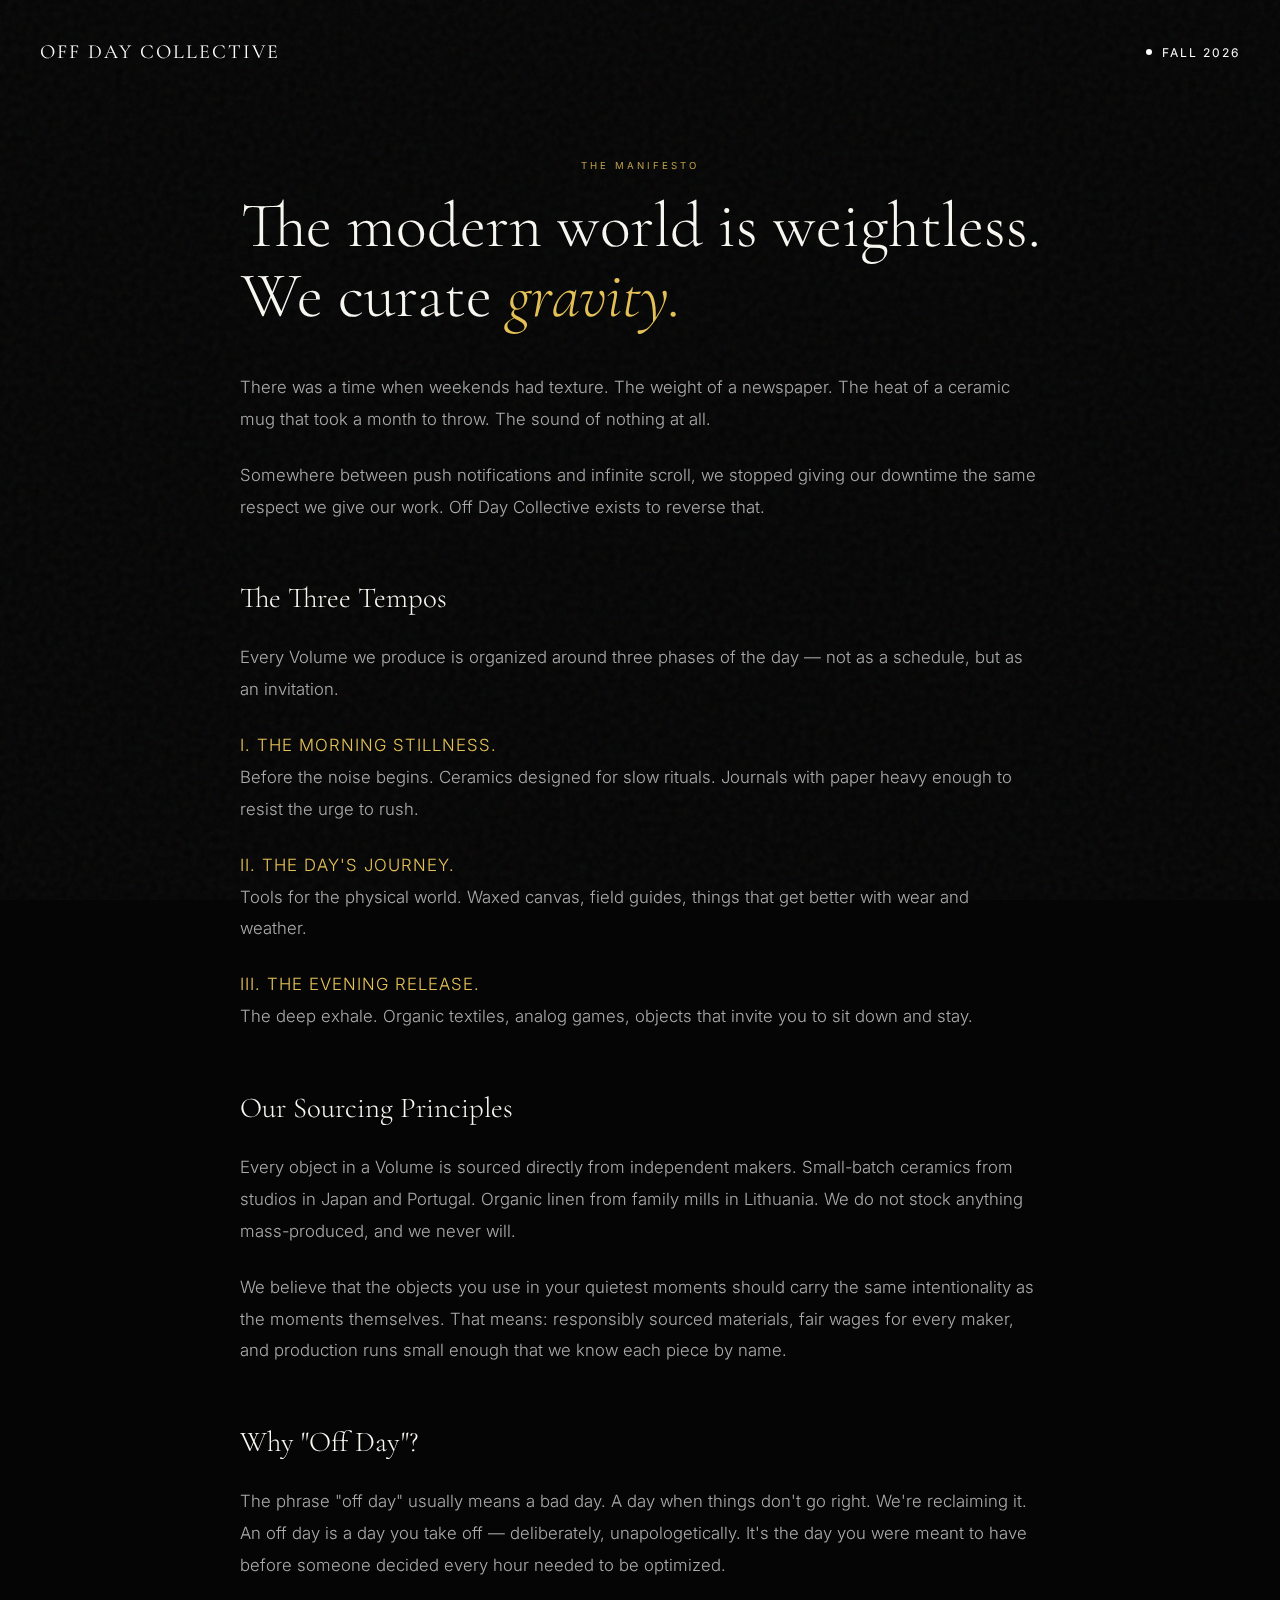
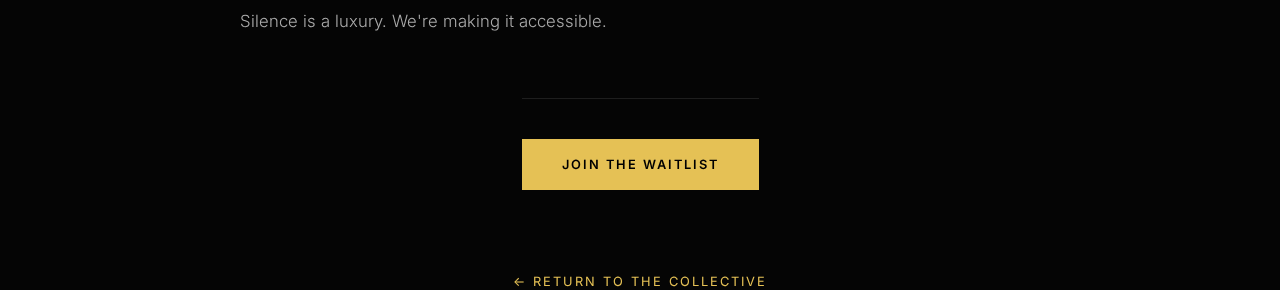
<file: philosophy.html>
<!DOCTYPE html>
<html lang="en">
<head>
    <link rel="icon" type="image/png" href="favicon.png">
    <meta charset="UTF-8">
    <meta name="viewport" content="width=device-width, initial-scale=1.0">
    <title>Our Philosophy | Off Day Collective</title>
    <meta name="description" content="Why we believe intentional downtime is the ultimate luxury. The story behind Off Day Collective and our approach to analog living.">
    <meta name="robots" content="index, follow">
    <link rel="canonical" href="https://www.offdaycollective.com/philosophy.html">

    <meta property="og:type" content="article">
    <meta property="og:title" content="Our Philosophy | Off Day Collective">
    <meta property="og:description" content="Why we believe intentional downtime is the ultimate luxury.">
    <meta property="og:image" content="https://www.offdaycollective.com/images/social-share.png">
    <meta property="og:url" content="https://www.offdaycollective.com/philosophy.html">

    <meta name="twitter:card" content="summary_large_image">
    <meta name="twitter:title" content="Our Philosophy | Off Day Collective">
    <meta name="twitter:description" content="Why we believe intentional downtime is the ultimate luxury.">
    <meta name="twitter:image" content="https://www.offdaycollective.com/images/social-share.png">

    <link rel="stylesheet" href="css/style.css">
    <link href="https://fonts.googleapis.com/css2?family=Cormorant+Garamond:ital,wght@0,300;0,400;0,600;1,400&family=Inter:wght@300;400;600&display=swap" rel="stylesheet">
</head>
<body class="dark-bg loaded">

    <div class="noise-overlay"></div>
    <nav class="nav-overlay">
        <a href="/" class="logo" style="pointer-events:auto; text-decoration:none; color:inherit;">Off Day Collective</a>
        <div class="nav-right">
            <div class="status-indicator">
                <span class="pulse"></span> FALL 2026
            </div>
        </div>
    </nav>

    <main id="main-content">
        <section class="subpage-hero" style="max-width: 800px; margin: 0 auto;">
            <span class="gold-text sm-caps">The Manifesto</span>
            <h1 style="font-size: clamp(2.5rem, 5vw, 4.5rem); color: var(--cream); margin: 20px 0 40px; line-height: 1.1;">
                The modern world is weightless.<br>We curate <span class="italic gold-text">gravity.</span>
            </h1>

            <div style="font-family: 'Inter', sans-serif; color: #aaa; line-height: 1.9; font-weight: 300; font-size: 1.05rem;">
                <p>There was a time when weekends had texture. The weight of a newspaper. The heat of a ceramic mug that took a month to throw. The sound of nothing at all.</p>

                <p style="margin-top:1.5rem;">Somewhere between push notifications and infinite scroll, we stopped giving our downtime the same respect we give our work. Off Day Collective exists to reverse that.</p>

                <h2 style="font-size:1.8rem; color:var(--cream); margin:3rem 0 1rem; font-weight:300;">The Three Tempos</h2>

                <p>Every Volume we produce is organized around three phases of the day — not as a schedule, but as an invitation.</p>

                <p style="margin-top:1.5rem;"><span class="gold-text" style="letter-spacing:1px;">I. THE MORNING STILLNESS.</span><br>Before the noise begins. Ceramics designed for slow rituals. Journals with paper heavy enough to resist the urge to rush.</p>

                <p style="margin-top:1.5rem;"><span class="gold-text" style="letter-spacing:1px;">II. THE DAY'S JOURNEY.</span><br>Tools for the physical world. Waxed canvas, field guides, things that get better with wear and weather.</p>

                <p style="margin-top:1.5rem;"><span class="gold-text" style="letter-spacing:1px;">III. THE EVENING RELEASE.</span><br>The deep exhale. Organic textiles, analog games, objects that invite you to sit down and stay.</p>

                <h2 style="font-size:1.8rem; color:var(--cream); margin:3rem 0 1rem; font-weight:300;">Our Sourcing Principles</h2>

                <p>Every object in a Volume is sourced directly from independent makers. Small-batch ceramics from studios in Japan and Portugal. Organic linen from family mills in Lithuania. We do not stock anything mass-produced, and we never will.</p>

                <p style="margin-top:1.5rem;">We believe that the objects you use in your quietest moments should carry the same intentionality as the moments themselves. That means: responsibly sourced materials, fair wages for every maker, and production runs small enough that we know each piece by name.</p>

                <h2 style="font-size:1.8rem; color:var(--cream); margin:3rem 0 1rem; font-weight:300;">Why "Off Day"?</h2>

                <p>The phrase "off day" usually means a bad day. A day when things don't go right. We're reclaiming it. An off day is a day you take off — deliberately, unapologetically. It's the day you were meant to have before someone decided every hour needed to be optimized.</p>

                <p style="margin-top:1.5rem;">Silence is a luxury. We're making it accessible.</p>
            </div>

            <div style="margin-top: 60px; padding-top: 40px; border-top: 1px solid rgba(255,255,255,0.1);">
                <a href="/#access" class="gold-btn hover-trigger" style="display:inline-block; padding:18px 40px; text-decoration:none; font-family:'Inter',sans-serif; font-size:0.8rem; letter-spacing:2px; text-transform:uppercase;">
                    Join the Waitlist
                </a>
            </div>

            <div style="margin-top: 40px;">
                <a href="index.html" class="text-link">← Return to the Collective</a>
            </div>
        </section>
    </main>

    <script src="js/app.js"></script>
</body>
</html>
</file>
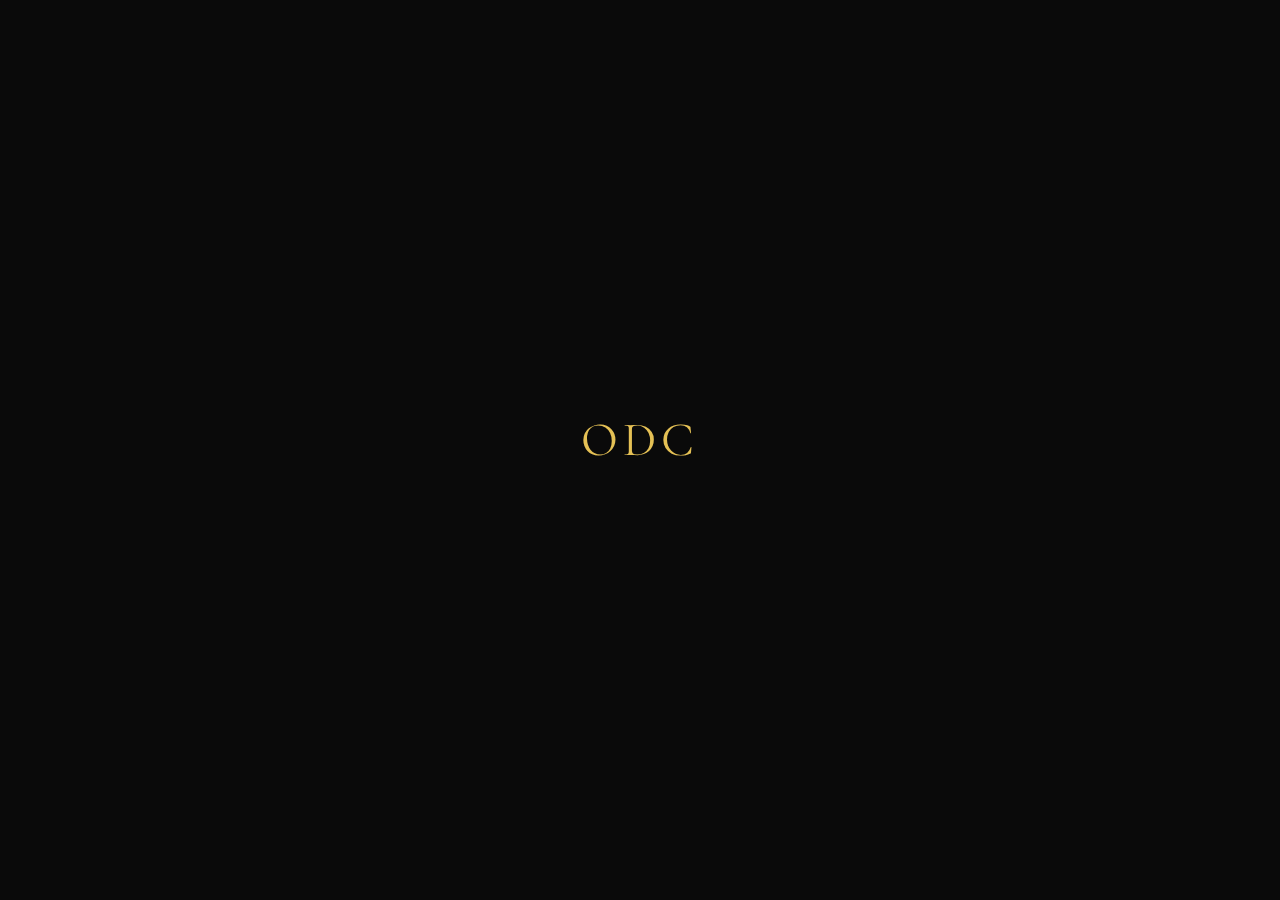
<file: privacy.html>
<!DOCTYPE html>
<html lang="en">
<head>
    <link rel="icon" type="image/png" href="favicon.png">
    <meta charset="UTF-8">
    <meta name="viewport" content="width=device-width, initial-scale=1.0">
    <title>Privacy | Off Day Collective</title>
    <link rel="stylesheet" href="css/style.css">
    <link href="https://fonts.googleapis.com/css2?family=Cormorant+Garamond:ital,wght@0,300;0,400;1,400&family=Inter:wght@300;400;600&display=swap" rel="stylesheet">
</head>
<body class="dark-bg">

    <div id="loader"><div class="loader-content"><div class="logo-loader">ODC</div></div></div>
    <div id="page-transition"></div>
    <div class="noise-overlay"></div>
    <nav class="nav-overlay">
        <div class="logo">Off Day Collective</div>
        <div class="nav-right">
            <button id="atmosphere-toggle" aria-label="Toggle Atmosphere"><span class="toggle-track"><span class="toggle-thumb"></span></span></button>
        </div>
    </nav>

    <main id="main-content">
        <section class="subpage-hero" style="max-width: 900px; margin: 0 auto;">
            <span class="gold-text sm-caps">Digital Stewardship</span>
            <h1 style="font-size: clamp(3rem, 6vw, 5rem); color: var(--cream); margin: 20px 0 40px;">Privacy <span class="italic">&amp;</span> Respect.</h1>
            
            <div style="font-family: 'Inter', sans-serif; color: #aaa; line-height: 1.8; font-weight: 300;">
                <h4 class="gold-text sm-caps" style="margin-top: 50px;">I. Data Collection</h4>
                <p>We only collect what you voluntarily provide: your email address. We do not use third-party tracking pixels that follow you across the web. We use Google Analytics in its most restrictive mode solely to understand how many people are experiencing the Collective.</p>

                <h4 class="gold-text sm-caps" style="margin-top: 40px;">II. Usage</h4>
                <p>Your "signature" is used only to notify you of Volume openings and digital artifacts. We will never sell your data. In the world of Off Day, your attention is the most valuable asset you own; we treat it with extreme care.</p>

                <h4 class="gold-text sm-caps" style="margin-top: 40px;">III. Your Rights</h4>
                <p>You may opt-out of the Collective at any time. One click in any email will remove your data from our system permanently.</p>
            </div>
            
            <div style="margin-top: 80px;">
                <a href="index.html" class="text-link">Return to the Collective</a>
            </div>
        </section>
    </main>

    <audio id="ambient-audio" loop preload="auto" crossorigin="anonymous">
        <source src="audio/atmosphere.mp3" type="audio/mpeg">
    </audio>

    <script src="js/app.js"></script>
</body>
</html>
</file>
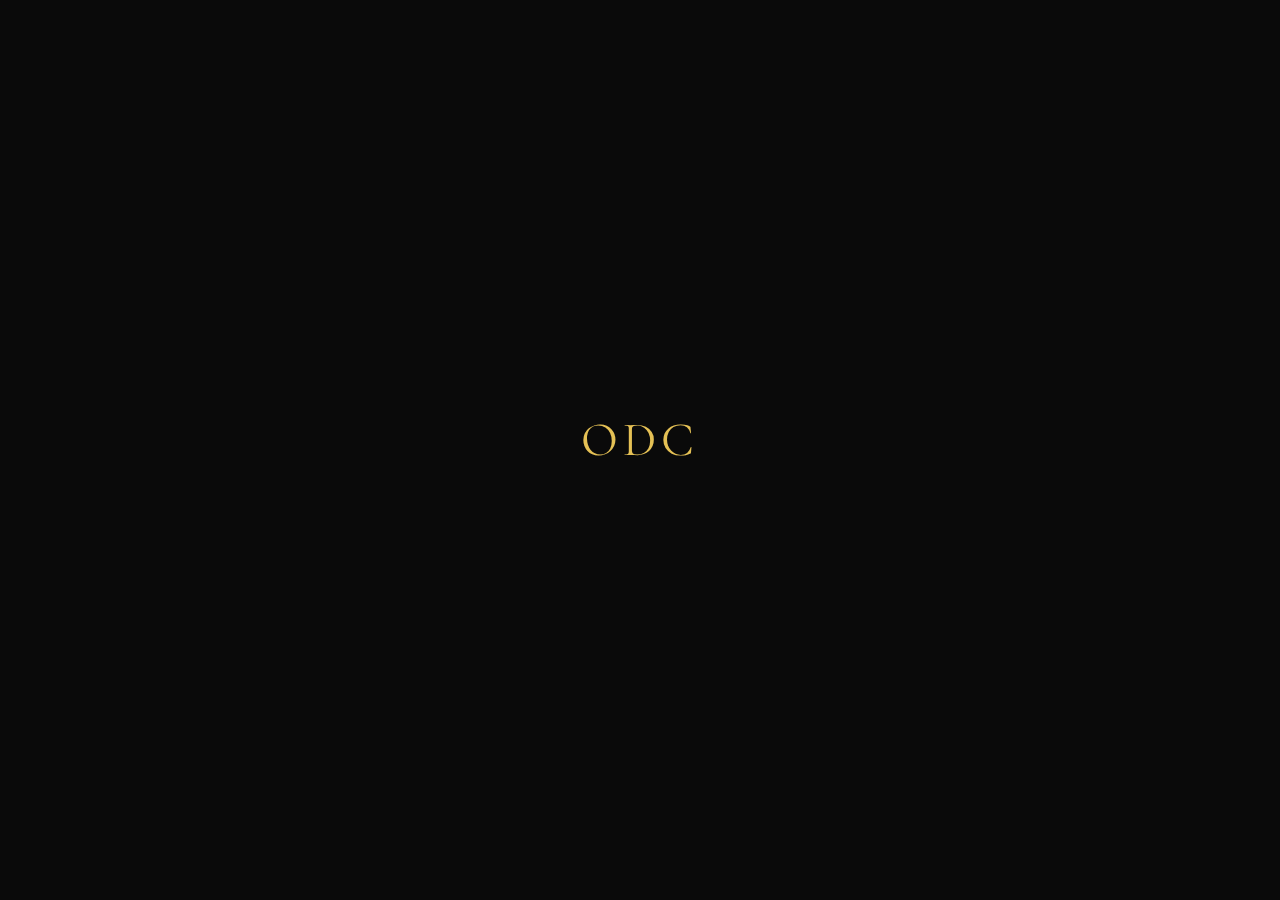
<file: terms.html>
<!DOCTYPE html>
<html lang="en">
<head>
    <link rel="icon" type="image/png" href="favicon.png">
    <meta charset="UTF-8">
    <meta name="viewport" content="width=device-width, initial-scale=1.0">
    <title>Terms | Off Day Collective</title>
    <link rel="stylesheet" href="css/style.css">
    <link href="https://fonts.googleapis.com/css2?family=Cormorant+Garamond:ital,wght@0,300;0,400;1,400&family=Inter:wght@300;400;600&display=swap" rel="stylesheet">
</head>
<body class="dark-bg">

    <div id="loader"><div class="loader-content"><div class="logo-loader">ODC</div></div></div>
    <div id="page-transition"></div>
    <div class="noise-overlay"></div>
    <nav class="nav-overlay">
        <div class="logo">Off Day Collective</div>
        <div class="nav-right">
            <button id="atmosphere-toggle" aria-label="Toggle Atmosphere"><span class="toggle-track"><span class="toggle-thumb"></span></span></button>
        </div>
    </nav>

    <main id="main-content">
        <section class="subpage-hero" style="max-width: 900px; margin: 0 auto;">
            <span class="gold-text sm-caps">The Agreement</span>
            <h1 style="font-size: clamp(3rem, 6vw, 5rem); color: var(--cream); margin: 20px 0 40px;">Terms of <span class="italic">Engagement.</span></h1>
            
            <div style="font-family: 'Inter', sans-serif; color: #aaa; line-height: 1.8; font-weight: 300;">
                <h4 class="gold-text sm-caps" style="margin-top: 50px;">I. Ownership</h4>
                <p>All digital artifacts, photography, and audio frequencies are the intellectual property of Off Day Collective. We grant you a personal license to use our "Artifacts" (like lock screens) for your private devices, but they are not for commercial redistribution.</p>

                <h4 class="gold-text sm-caps" style="margin-top: 40px;">II. The Waitlist</h4>
                <p>Application to the Collective does not guarantee immediate access to Volume releases. We admit members in cohorts to maintain the integrity of our supply chain and the quality of the experience.</p>

                <h4 class="gold-text sm-caps" style="margin-top: 40px;">III. Conduct</h4>
                <p>We reserve the right to remove any member from the Collective who violates our community standards of respect and intentionality.</p>
            </div>
            
            <div style="margin-top: 80px;">
                <a href="index.html" class="text-link">Return to the Collective</a>
            </div>
        </section>
    </main>

    <audio id="ambient-audio" loop preload="auto">
        <source src="audio/atmosphere.mp3" type="audio/mpeg">
    </audio>
    
    <script src="js/app.js"></script>
</body>
</html>
</file>
<file: css/style.css>
/* -----------------------------------------------------------
   OFF DAY COLLECTIVE | MASTER STYLESHEET (V2.0 GOLD)
----------------------------------------------------------- */

:root {
    --sage: #7D8E7E;
    --cream: #F9F7F2;
    --walnut: #3D2B1F;
    --charcoal: #1A1A1A;
    --gold: #E5C155;
    --gold-dim: #8a701f;
    --transition: all 0.8s cubic-bezier(0.16, 1, 0.3, 1);
}

/* --- RESET & GLOBAL --- */
* {
    margin: 0;
    padding: 0;
    box-sizing: border-box;
    cursor: none; /* We use a custom cursor */
}

::selection {
    background: var(--gold);
    color: #000;
}

html {
    scroll-behavior: smooth;
    font-size: 16px;
}

/* Thin luxury scrollbar */
::-webkit-scrollbar {
    width: 4px;
    background: transparent;
}
::-webkit-scrollbar-thumb {
    background: rgba(212, 175, 55, 0.3);
    border-radius: 2px;
}
::-webkit-scrollbar-thumb:hover {
    background: rgba(212, 175, 55, 0.6);
}

/* Firefox */
html {
    scrollbar-width: thin;
    scrollbar-color: rgba(212, 175, 55, 0.3) transparent;
}

body {
    background-color: var(--cream);
    color: var(--charcoal);
    font-family: 'Inter', sans-serif;
    overflow-x: hidden;
    height: 100vh;
    overflow-y: hidden; /* Locked until loader finishes */
}

body.loaded {
    overflow-y: scroll;
    scroll-snap-type: y proximity;
}

/* ============================================
   SEO UTILITY: VISUALLY HIDDEN
   Hides text from sighted users while keeping
   it fully accessible to screen readers AND
   search engine crawlers.
   WCAG technique: CSS18 — using CSS to hide
   a portion of the link text.
   Do NOT use display:none or visibility:hidden
   as those hide content from Google too.
============================================ */
.seo-text {
    position: absolute;
    width: 1px;
    height: 1px;
    padding: 0;
    margin: -1px;
    overflow: hidden;
    clip: rect(0, 0, 0, 0);
    white-space: nowrap;
    border: 0;
}

/* -------------------
   CUSTOM CURSOR
---------------------- */
#cursor {
    position: fixed;
    top: 0; left: 0;
    width: 12px; height: 12px;
    border: 1px solid var(--charcoal);
    border-radius: 50%;
    transform: translate(-50%, -50%);
    pointer-events: none;
    z-index: 10000;
    transition: width 0.3s, height 0.3s, background-color 0.3s;
    mix-blend-mode: difference;
}

#cursor-blur {
    position: fixed;
    top: 0; left: 0;
    width: 40px; height: 40px;
    background: rgba(212, 175, 55, 0.2);
    filter: blur(20px);
    border-radius: 50%;
    transform: translate(-50%, -50%);
    pointer-events: none;
    z-index: 9999;
    transition: transform 0.1s;
}

body.hovering #cursor {
    width: 60px; height: 60px;
    background-color: rgba(255, 255, 255, 0.1);
    border-color: transparent;
}

/* -------------------
   LOADER & OVERLAYS 
---------------------- */
#loader {
    position: fixed; top: 0; left: 0; width: 100%; height: 100%;
    background-color: #0a0a0a; color: var(--gold);
    z-index: 9999;
    display: flex; justify-content: center; align-items: center;
    transition: transform 1.2s cubic-bezier(0.76, 0, 0.24, 1);
}

body.loaded #loader {
    transform: translateY(-100%);
}

.logo-loader {
    font-family: 'Cormorant Garamond', serif;
    font-size: 3rem;
    margin-bottom: 20px;
    letter-spacing: 5px;
}

.loader-line-mask {
    width: 150px; height: 1px;
    background: rgba(255,255,255,0.1);
    overflow: hidden; position: relative;
}

.loader-line {
    width: 100%; height: 100%;
    background: var(--gold);
    transform: translateX(-100%);
    animation: loadLine 1.5s ease-in-out forwards;
}

@keyframes loadLine { to { transform: translateX(0); } }

.noise-overlay {
    position: fixed; top: 0; left: 0; width: 100%; height: 100%;
    pointer-events: none; z-index: 9000; opacity: 0.05;
    background-image: url("data:image/svg+xml,%3Csvg viewBox='0 0 200 200' xmlns='http://www.w3.org/2000/svg'%3E%3Cfilter id='noiseFilter'%3E%3CfeTurbulence type='fractalNoise' baseFrequency='0.65' numOctaves='3' stitchTiles='stitch'/%3E%3C/filter%3E%3Crect width='100%25' height='100%25' filter='url(%23noiseFilter)'/%3E%3C/svg%3E");
}

/* -------------------
   TYPOGRAPHY & NAV 
---------------------- */
h1, h2, h3 { font-family: 'Cormorant Garamond', serif; font-weight: 300; }
.italic { font-style: italic; }

.nav-overlay {
    position: fixed; top: 0; left: 0; width: 100%; padding: 40px;
    display: flex; justify-content: space-between; z-index: 100;
    pointer-events: none; color: white; mix-blend-mode: difference;
}

.logo {
    font-family: 'Cormorant Garamond', serif;
    font-size: 1.25rem; letter-spacing: 2px; text-transform: uppercase;
}

.status-indicator {
    font-size: 0.75rem; letter-spacing: 2px;
    display: flex; align-items: center; gap: 10px;
}

.pulse {
    width: 6px; height: 6px;
    background-color: white; border-radius: 50%;
    animation: pulse 2s infinite;
}

@keyframes pulse { 0% { opacity: 1; } 50% { opacity: 0.5; } 100% { opacity: 1; } }

/* -------------------
   SECTIONS & LAYOUT
---------------------- */
section {
    height: 100vh; width: 100%;
    display: flex; flex-direction: column;
    justify-content: center; align-items: center;
    position: relative;
    scroll-snap-align: start;
    overflow: hidden;
}

/* --- LAYER 1: HERO --- */
#intro { color: var(--cream); }

.hero-image-container {
    position: absolute; top: 0; left: 0; width: 100%; height: 100%;
    z-index: 0; overflow: hidden;
}

.hero-img {
    width: 100%; height: 120%;
    object-fit: cover;
}

.hero-overlay {
    position: absolute; top: 0; left: 0; width: 100%; height: 100%;
    background: rgba(0,0,0,0.4);
    z-index: 1;
}

.content-layer { z-index: 2; text-align: center; }

.headline-reveal {
    font-size: clamp(3rem, 7vw, 6rem);
    line-height: 1;
    min-height: 1.2em; /* Prevents layout shift during decoding */
    opacity: 0; /* Starts hidden, JS handles the fade in */
}
body.loaded .headline-reveal { opacity: 1; transform: translateY(0); }

.hero-subhead {
    font-size: 1.1rem; line-height: 1.6;
    opacity: 0; transform: translateY(20px);
    transition: opacity 1s ease 0.5s, transform 1s ease 0.5s;
}
body.loaded .hero-subhead { opacity: 1; transform: translateY(0); }

.section-label {
    font-size: 0.75rem; letter-spacing: 3px;
    text-transform: uppercase; color: var(--gold);
    margin-bottom: 20px;
}

/* -------------------
   LAYER 1.5: TRUST TICKER (WIDE SCREEN FIX)
---------------------- */
.trust-ticker {
    width: 100%;
    background: var(--charcoal);
    border-bottom: 1px solid rgba(255,255,255,0.1);
    overflow: hidden; /* Hides the infinite overflow */
    padding: 15px 0;
    display: flex; /* Aligns the track perfectly */
}

.ticker-track {
    display: flex;
    align-items: center;
    /* CRITICAL FIX: Forces track to be as wide as the text, ignoring screen width */
    width: max-content; 
    /* The Animation */
    animation: scrollTicker 60s linear infinite;
    will-change: transform; /* Performance booster */
}

/* Individual Items */
.ticker-item {
    font-family: 'Inter', sans-serif;
    font-size: 0.75rem;
    letter-spacing: 3px;
    text-transform: uppercase;
    color: var(--cream);
    white-space: nowrap; /* Prevents text wrapping */
    flex-shrink: 0; /* CRITICAL FIX: Prevents squashing on small screens */
    padding-right: 40px; /* Spacing between phrases */
    display: flex;
    align-items: center;
    gap: 40px; /* Spacing between text and dot */
}

.ticker-item .dot {
    color: var(--gold);
    font-size: 1.2rem; /* Slightly larger for visibility */
    line-height: 0;
}

/* The Loop Logic: Move -50% because we doubled the content sets */
@keyframes scrollTicker {
    0% { transform: translateX(0); }
    100% { transform: translateX(-50%); }
}

/* Mobile Ticker Adjustments */
@media (max-width: 768px) {
    .trust-ticker { padding: 12px 0; }
    .ticker-item { font-size: 0.6rem; padding-right: 30px; gap: 30px; }
}

/* --- LAYER 2: MANIFESTO --- */
.manifesto-section {
    background-color: #F2EFE9;
    display: flex; flex-direction: row;
    align-items: center; justify-content: center;
    gap: 80px; padding: 0 10%;
}

.manifesto-visual {
    width: 35%; height: 60vh;
    position: relative; z-index: 2;
}

.img-mask {
    width: 100%; height: 100%; overflow: hidden;
    box-shadow: 20px 20px 60px rgba(0,0,0,0.05);
}

.manifesto-visual img {
    width: 100%; height: 120%;
    object-fit: cover; filter: sepia(10%) contrast(90%);
}

.manifesto-content { width: 45%; position: relative; z-index: 3; }
.manifesto-content h2 { font-size: clamp(2rem, 3.5vw, 3.5rem); line-height: 1.1; margin-bottom: 30px; }
.divider-line { width: 60px; height: 1px; background-color: var(--gold); margin-bottom: 30px; }

.bg-text {
    position: absolute; font-family: 'Cormorant Garamond', serif;
    font-size: 18vw; color: rgba(0,0,0,0.04);
    text-transform: uppercase; white-space: nowrap;
    z-index: 0; pointer-events: none;
}

.highlight {
    color: var(--charcoal); font-weight: 500;
    letter-spacing: 1px; display: inline-block; margin-top: 5px;
}

/* THE LUXURY STAMP (Compass Design) */
.visual-stamp {
    position: absolute;
    bottom: -50px; right: -50px;
    width: 140px; height: 140px;
    /* Glassmorphism */
    background: rgba(249, 247, 242, 0.8);
    backdrop-filter: blur(5px);
    -webkit-backdrop-filter: blur(5px);
    border-radius: 50%;
    display: flex; justify-content: center; align-items: center;
    z-index: 4;
    border: 1px solid rgba(212, 175, 55, 0.3);
    box-shadow: 0 10px 40px rgba(0,0,0,0.15);
}

.stamp-ring {
    position: absolute; width: 100%; height: 100%;
    animation: spin 20s linear infinite;
}

.circle-text {
    font-family: 'Inter', sans-serif; font-size: 10px;
    letter-spacing: 2px; text-transform: uppercase;
    font-weight: 600; fill: var(--charcoal);
}

.stamp-center {
    position: absolute;
    top: 50%; left: 50%;
    transform: translate(-50%, -50%);
    display: flex; flex-direction: column;
    align-items: center; justify-content: center;
    z-index: 5;
    width: 60%; height: 60%;
    border-radius: 50%;
    border: 1px solid rgba(0,0,0,0.05);
}

.stamp-label {
    font-family: 'Inter', sans-serif; font-size: 0.5rem;
    letter-spacing: 1px; color: #999; margin-bottom: 2px;
}

.stamp-number {
    font-family: 'Cormorant Garamond', serif; font-size: 1.8rem;
    font-style: italic; color: var(--gold); line-height: 1;
}

@keyframes spin { 100% { transform: rotate(360deg); } }

/* Chapter Marker */
.chapter-marker {
    position: absolute; top: 15%; left: 5%;
    writing-mode: vertical-rl; text-orientation: mixed;
    font-size: 0.7rem; letter-spacing: 3px; color: #999;
    display: flex; align-items: center; gap: 20px; z-index: 10;
}
.chapter-marker .line { width: 1px; height: 40px; background-color: var(--gold); }

/* Bridge Link */
.text-link {
    display: inline-block; margin-top: 40px;
    font-family: 'Inter', sans-serif; font-size: 0.8rem;
    letter-spacing: 2px; text-transform: uppercase;
    color: var(--gold); text-decoration: none;
    border-bottom: 1px solid transparent; transition: 0.3s;
}
.text-link:hover { border-bottom: 1px solid var(--gold); padding-bottom: 5px; }
.arrow { display: inline-block; transition: transform 0.3s; }
.text-link:hover .arrow { transform: translateY(5px); }

/* -------------------
   LAYER 3: THE CHRONOLOGY (BENTO)
---------------------- */

.bento-section {
    height: auto;
    min-height: 100vh;
    padding: 100px 5%;
    background: var(--cream);
    display: flex;
    flex-direction: column;
    justify-content: center;
}

.bento-header {
    margin-bottom: 40px;
    padding-left: 5px;
    opacity: 0.6;
}

.bento-grid {
    display: grid;
    grid-template-columns: repeat(4, 1fr);
    grid-template-rows: repeat(2, 450px); /* Taller boxes for drama */
    gap: 20px;
    width: 100%;
    max-width: 1400px;
    margin: 0 auto;
}

.bento-item {
    position: relative;
    overflow: hidden;
    background: #000;
    /* Soft edges for luxury feel */
    border-radius: 2px;
}

/* The Image Engine */
.bento-img {
    width: 100%; height: 100%;
    transition: transform 1.2s cubic-bezier(0.16, 1, 0.3, 1);
}

.bento-item img {
    width: 100%; height: 100%;
    object-fit: cover;
    opacity: 0.9;
    filter: grayscale(20%); /* Subtle desaturation */
    transition: opacity 0.5s, filter 0.5s;
}

/* The "Curtain" Overlay */
.bento-overlay {
    position: absolute;
    top: 0; left: 0; width: 100%; height: 100%;
    background: linear-gradient(to top, rgba(0,0,0,0.8), transparent);
    opacity: 0.6;
    transition: opacity 0.5s;
}

/* Typography & Layout */

/* -------------------
   THE MECHANICAL TUMBLER (Spool Effect)
---------------------- */
.headline-reveal {
    /* Ensure the container doesn't clip the 3D rotation */
    perspective: 1000px; 
    overflow: hidden; /* Hide the letters "waiting" below */
    line-height: 1.1; /* Tighten up for impact */
    opacity: 1 !important; /* Force visible so we see the letters */
}

/* The Wrapper for each letter */
.char-wrapper {
    display: inline-block;
    position: relative;
    white-space: pre; /* Preserves spaces */
}

/* The actual letter animation */
.char {
    display: inline-block;
    opacity: 0;
    transform-origin: 50% 100%; /* Pivot from bottom */
    transform: translateY(100%) rotateX(-90deg); /* Start below and flat */
    filter: blur(5px); /* Motion blur */
    
    /* The Animation: "tumbler-up" */
    animation: tumbler-up 0.8s cubic-bezier(0.19, 1, 0.22, 1) forwards;
}

@keyframes tumbler-up {
    0% {
        opacity: 0;
        transform: translateY(100%) rotateX(-90deg);
        filter: blur(8px);
    }
    100% {
        opacity: 1;
        transform: translateY(0) rotateX(0deg);
        filter: blur(0);
    }
}

.bento-content {
    position: absolute;
    top: 0; left: 0; width: 100%; height: 100%;
    padding: 30px;
    display: flex;
    flex-direction: column;
    justify-content: space-between;
    z-index: 2;
    color: var(--cream);
}

.bento-top {
    display: flex;
    justify-content: space-between;
    font-family: 'Inter', sans-serif;
    font-size: 0.7rem;
    letter-spacing: 2px;
    text-transform: uppercase;
    opacity: 0.8;
}

.bento-text h3 {
    font-size: 2.5rem;
    font-weight: 300;
    margin-bottom: 10px;
    transform: translateY(0);
    transition: transform 0.6s ease;
}

.philosophy-text {
    font-family: 'Inter', sans-serif;
    font-size: 0.9rem;
    line-height: 1.6;
    color: rgba(255,255,255,0.7);
    max-width: 300px;
    
    /* Visible by default, hover enhances */
    opacity: 0.7;
    transform: translateY(0);
    transition: all 0.6s ease 0.1s;
}

/* HOVER STATES: The Magic */
.bento-item:hover .bento-img { transform: scale(1.05); }
.bento-item:hover img { filter: grayscale(0%); opacity: 0.6; }
.bento-item:hover .bento-overlay { opacity: 0.9; }

.bento-item:hover h3 { transform: translateY(-5px); }
.bento-item:hover .philosophy-text { opacity: 1; }

/* The System Box (Bottom Right) */
.system-box {
    background: var(--walnut);
    display: flex;
    align-items: center;
    justify-content: center;
    text-align: center;
}

.bento-border-inner {
    position: absolute;
    top: 10px; left: 10px; right: 10px; bottom: 10px;
    border: 1px solid rgba(212, 175, 55, 0.2);
}

.system-content {
    z-index: 2;
}

.system-label {
    font-family: 'Inter', sans-serif;
    font-size: 0.7rem;
    text-transform: uppercase;
    letter-spacing: 2px;
    margin-top: 10px;
    color: rgba(255,255,255,0.6);
}

/* Grid Logic */
.large { grid-column: span 2; grid-row: span 2; }
.tall { grid-column: span 1; grid-row: span 2; }
.wide { grid-column: span 1; grid-row: span 1; }
.small { grid-column: span 1; grid-row: span 1; }

/* Mobile Stack */
@media (max-width: 768px) {
    .bento-grid { 
        display: flex; 
        flex-direction: column; 
        height: auto; 
        gap: 10px; 
    }
    
    .bento-item { 
        height: 400px; 
        min-height: 400px; 
    }
    
    /* On mobile, show text always, don't wait for hover */
    .philosophy-text { opacity: 0.8; transform: translateY(0); }
    .bento-text h3 { transform: translateY(0); }
}
/* -------------------
   TABLET / LAPTOP OPTIMIZATION (The "Middle Child" Fix)
   Triggers when screen is smaller than 1200px but bigger than mobile
---------------------- */
@media (max-width: 1200px) {
    .bento-grid {
        /* Switch from 4 columns to 2 columns */
        grid-template-columns: repeat(2, 1fr);
        /* Remove fixed height so rows can adapt */
        grid-template-rows: auto;
        gap: 15px;
    }

    /* Re-map the grid items for a nice 2x2 layout */
    
    /* Clarity: Full width across top */
    .large { 
        grid-column: span 2; 
        height: 400px; 
    }

    /* Momentum: Left side */
    .tall { 
        grid-column: span 1; 
        grid-row: span 1; 
        height: 400px; 
    }

    /* Reflection: Right side */
    .wide { 
        grid-column: span 1; 
        grid-row: span 1; 
        height: 400px; 
    }

    /* System Box: Full width at bottom */
    .small { 
        grid-column: span 2; 
        grid-row: span 1; 
        height: 150px; 
    }
    
    /* Safety: Ensure text shrinks slightly if it's still tight */
    .bento-text h3 {
        font-size: 2rem; /* Down from 2.5rem */
    }
}

/* --- LAYER 4: ACCESS CARD --- */
.dark-bg { background-color: #050505; color: var(--cream); perspective: 1000px; }

/* -------------------
   COHORT STATUS BAR (Psychological Trigger)
---------------------- */
.cohort-container {
    margin-bottom: 30px;
    width: 100%;
}

.cohort-info {
    display: flex;
    justify-content: space-between;
    font-family: 'Inter', sans-serif;
    font-size: 0.7rem;
    letter-spacing: 2px;
    text-transform: uppercase;
    margin-bottom: 10px;
    opacity: 0.9;
}

.cohort-percent {
    font-weight: 600;
    /* Subtle pulse animation to make it feel "Live" */
    animation: pulseText 3s infinite;
}

.cohort-bar {
    width: 100%;
    height: 2px;
    background: rgba(255,255,255,0.1);
    position: relative;
    overflow: hidden;
}

.cohort-fill {
    height: 100%;
    background: var(--gold);
    width: 0%; /* Starts at 0, JS animates this */
    transition: width 2s cubic-bezier(0.22, 1, 0.36, 1);
    box-shadow: 0 0 10px var(--gold); /* Glowing tip */
}

@keyframes pulseText {
    0% { opacity: 1; }
    50% { opacity: 0.5; }
    100% { opacity: 1; }
}

/* -------------------
   THE LANTERN CARD (Interactive Spotlight)
---------------------- */
.access-card {
    /* Base Look */
    background-color: #111;
    width: 100%; max-width: 500px; padding: 60px 40px;
    border: 1px solid rgba(255,255,255,0.1);
    position: relative; overflow: hidden;
    text-align: center;
    transition: transform 0.2s ease-out; /* Smoother movement */
    
    /* This creates the "Grain" texture that the light will reveal */
    background-image: url("data:image/svg+xml,%3Csvg viewBox='0 0 200 200' xmlns='http://www.w3.org/2000/svg'%3E%3Cfilter id='noiseFilter'%3E%3CfeTurbulence type='fractalNoise' baseFrequency='0.8' numOctaves='3' stitchTiles='stitch'/%3E%3C/filter%3E%3Crect width='100%25' height='100%25' filter='url(%23noiseFilter)' opacity='0.15'/%3E%3C/svg%3E");
}

/* The "Glow" Layer */
.access-card::before {
    content: "";
    position: absolute;
    top: 0; left: 0; width: 100%; height: 100%;
    
    /* The Magic Gradient: Follows --x and --y variables from JS */
    background: radial-gradient(
        800px circle at var(--x, 50%) var(--y, 50%), 
        rgba(212, 175, 55, 0.15), /* Center: Gold Glow */
        transparent 40%           /* Edge: Fade to black */
    );
    
    z-index: 0;
    pointer-events: none; /* Let clicks pass through to the form */
    opacity: 0; /* Hidden until hover */
    transition: opacity 0.5s ease;
}

/* Show glow on hover */
.access-card:hover::before {
    opacity: 1;
}

/* Ensure content sits ON TOP of the glow */
.card-header, .card-body, .card-footer {
    position: relative;
    z-index: 2;
}

.access-card:hover { transform: translateY(-5px) rotateX(2deg); }

.gold-text { color: var(--gold); }
.sm-caps {
    font-size: 0.6rem; letter-spacing: 3px;
    text-transform: uppercase; opacity: 0.8;
}

.card-header {
    display: flex; justify-content: space-between; margin-bottom: 40px;
    border-bottom: 1px solid rgba(212, 175, 55, 0.2); padding-bottom: 15px;
}

.card-title { font-size: 2.5rem; color: var(--cream); margin-bottom: 15px; }
.card-text { font-size: 0.95rem; color: #888; margin-bottom: 50px; font-weight: 300; }

.input-wrapper { position: relative; margin-bottom: 40px; text-align: left; }

.signature-form input {
    width: 100%; background: transparent; border: none;
    border-bottom: 1px solid #444; padding: 15px 0;
    color: var(--gold); font-family: 'Cormorant Garamond', serif;
    font-size: 1.5rem; font-style: italic; outline: none; transition: 0.3s;
}

.signature-form label {
    position: absolute; top: 15px; left: 0; color: #555;
    font-size: 0.9rem; text-transform: uppercase; letter-spacing: 1px;
    pointer-events: none; transition: 0.3s ease;
}

.signature-form input:focus ~ label, .signature-form input:not(:placeholder-shown) ~ label {
    top: -10px; font-size: 0.7rem; color: var(--gold);
}

.underline-gold {
    position: absolute; bottom: 0; left: 0; width: 0; height: 1px;
    background-color: var(--gold); transition: width 0.5s ease;
}
.signature-form input:focus ~ .underline-gold { width: 100%; }

.gold-btn {
    background: var(--gold); color: #000; border: none;
    padding: 18px 0; width: 100%; font-family: 'Inter', sans-serif;
    font-weight: 600; font-size: 0.8rem; letter-spacing: 2px;
    text-transform: uppercase; position: relative; overflow: hidden; transition: 0.3s;
}
.gold-btn:hover { background: #e5c155; box-shadow: 0 0 20px rgba(212, 175, 55, 0.3); }

.btn-shimmer {
    position: absolute; top: 0; left: -100%; width: 100%; height: 100%;
    background: linear-gradient(90deg, transparent, rgba(255,255,255,0.4), transparent);
    animation: shimmer 3s infinite;
}
@keyframes shimmer { 100% { left: 100%; } }

.card-footer { margin-top: 40px; font-size: 0.7rem; color: #444; letter-spacing: 2px; }

/* Success */
.hidden { display: none; }
.success-content { text-align: center; animation: fadeIn 1s ease; }
.gold-circle {
    width: 60px; height: 60px; border: 1px solid var(--gold);
    border-radius: 50%; display: flex; justify-content: center;
    align-items: center; margin: 0 auto 20px; color: var(--gold); font-size: 1.5rem;
}

/* --- LAYER 5: MEGA FOOTER --- */
.mega-footer {
    height: 60vh; background-color: #080808; color: #333;
    display: flex; flex-direction: column; justify-content: center;
    align-items: center; scroll-snap-align: start; position: relative;
}

.footer-content { width: 100%; max-width: 1200px; padding: 0 40px; }
.footer-logo {
    font-family: 'Cormorant Garamond', serif; font-size: clamp(3rem, 10vw, 8rem);
    color: #222; text-align: center; margin-bottom: 60px; line-height: 1;
}

.footer-grid {
    display: flex; justify-content: space-between;
    border-top: 1px solid #222; padding-top: 40px;
}

.col h4 {
    font-family: 'Inter', sans-serif; font-size: 0.7rem;
    letter-spacing: 2px; text-transform: uppercase;
    color: #555; margin-bottom: 20px;
}
.col p { font-family: 'Inter', sans-serif; font-size: 0.9rem; color: #888; line-height: 1.6; }
.right-align { text-align: right; }

/* Progress Dots */
.progress-wrap {
    position: fixed; bottom: 40px; left: 50%;
    transform: translateX(-50%); display: flex; gap: 12px;
    z-index: 100; mix-blend-mode: difference;
}
.dot {
    width: 8px; height: 8px; border-radius: 50%;
    background: rgba(255,255,255,0.3); transition: 0.3s;
}
.dot.active { background: white; transform: scale(1.2); }

/* -------------------
   MOBILE OPTIMIZATION (UPDATED)
---------------------- */
@media (max-width: 768px) {
    /* 1. ENABLE GHOST CURSOR (Touch Follower) */
    #cursor, #cursor-blur { 
        display: block !important; 
        opacity: 0; /* Hidden by default */
        transition: opacity 0.2s ease;
    }

    /* Class added by JS on touch */
    body.touching #cursor, 
    body.touching #cursor-blur {
        opacity: 1;
    }

    /* Keep standard cursor but remove blue tap highlight */
    * { 
        cursor: auto; 
        -webkit-tap-highlight-color: transparent;
    }

    /* 2. Hero Section */
    .headline-reveal { font-size: 3.5rem; } /* Shrink huge text */
    .hero-subhead { font-size: 1rem; padding: 0 20px; }
    .bg-text { display: none; } /* Remove heavy background text on mobile */

    /* 3. Manifesto & Stamp Layout */
    .manifesto-section { 
        flex-direction: column; 
        padding: 80px 20px; 
        gap: 60px; /* More space between image and text */
        text-align: center;
    }
    
    .manifesto-visual { 
        width: 100%; 
        height: 50vh; /* Taller image on mobile for impact */
        order: 1; /* Ensure image comes first */
    }
    
    .manifesto-content { 
        width: 100%; 
        order: 2; 
    }

    /* 4. Stamp Adjustment */
    .visual-stamp {
        width: 100px; 
        height: 100px; 
        bottom: -50px; /* Push it lower so it overlaps the white section */
        right: 50%; /* Center it horizontally */
        transform: translateX(50%); /* Center alignment fix */
        background: rgba(249, 247, 242, 0.9); /* More opaque for readability */
    }
    
    /* Adjust internal stamp font sizes for the smaller circle */
    .circle-text { font-size: 11px; letter-spacing: 1px; } 
    .stamp-number { font-size: 1.4rem; }
    .stamp-label { font-size: 0.5rem; }

    /* 5. Bento Grid (Stacking) */
    .bento-grid { display: flex; flex-direction: column; height: auto; gap: 10px; }
    .bento-item { height: 350px; min-height: 350px; }
    
    /* 6. Footer & Ticker */
    .trust-ticker { font-size: 0.6rem; }
    .footer-grid { flex-direction: column; gap: 40px; text-align: center; }
    .right-align { text-align: center; }
    .footer-logo { font-size: 3.5rem; }

    /* ============================================
       MOBILE SCROLL SNAP: Use proximity instead
       of mandatory to prevent users getting
       "stuck" between sections — especially on
       Android where mandatory conflicts with
       native OS scroll inertia.
       proximity only snaps when the user stops
       within ~30% of a snap point, so it feels
       native and never forced.
    ============================================ */
    body.loaded {
        scroll-snap-type: y proximity;
    }
}

/* --- OFF DAY SYSTEM FOOTER --- */

.mega-footer.system-grid {
    border-top: 2px solid #1a1a1a; /* Thick top border */
    display: grid;
    grid-template-columns: 1.5fr 1fr 1fr 1fr; /* Asymmetric Grid */
    background-color: #f4f4f4; /* Light grey base */
    color: #1a1a1a;
    font-family: 'Helvetica Neue', Helvetica, Arial, sans-serif;
}

/* MODULES (The Box) */
.footer-module {
    padding: 4rem 2rem;
    border-right: 1px solid rgba(0,0,0,0.1); /* Subtle dividers */
    display: flex;
    flex-direction: column;
    justify-content: space-between;
}

.footer-module:last-child {
    border-right: none;
}

/* TYPOGRAPHY */
.footer-logo {
    font-size: 2.5rem;
    line-height: 0.9;
    margin-bottom: 2rem;
    letter-spacing: -1px;
}

.footer-module h4 {
    text-transform: uppercase;
    font-size: 0.75rem;
    letter-spacing: 1px;
    margin-bottom: 1.5rem;
    opacity: 0.6;
}

/* Q1: IDENTITY */
.status-badge {
    font-family: monospace;
    font-size: 0.8rem;
    color: #2ecc71; /* System Green dot */
    text-transform: uppercase;
}

/* Q2: LINKS */
.link-stack {
    list-style: none;
    padding: 0;
    margin: 0 0 2rem 0;
}

.link-stack li { margin-bottom: 0.5rem; }

.link-stack a {
    text-decoration: none;
    color: #1a1a1a;
    font-weight: 700;
    font-size: 1.1rem;
    transition: opacity 0.3s;
}

.link-stack a:hover { opacity: 0.5; }

.est { font-size: 0.85rem; color: #666; }

/* Q3: INCLUSION (The Hero) */
.access-text {
    font-size: 0.95rem;
    line-height: 1.5;
    margin-bottom: 2rem;
    max-width: 90%;
    color: #444;
}

.access-cta {
    display: inline-flex;
    justify-content: space-between;
    align-items: center;
    width: 100%;
    padding: 1rem;
    border: 1px solid #1a1a1a;
    text-decoration: none;
    color: #1a1a1a;
    font-weight: 700;
    text-transform: uppercase;
    font-size: 0.8rem;
    letter-spacing: 1px;
    transition: all 0.3s cubic-bezier(0.16, 1, 0.3, 1);
}

.access-cta:hover {
    background-color: #1a1a1a;
    color: #fff;
    padding-left: 1.5rem; /* Slide effect */
}

.compliance-tag {
    margin-top: 1rem;
    font-family: monospace;
    font-size: 0.7rem;
    opacity: 0.5;
}

/* Q4: META */
.meta-stack {
    display: flex;
    flex-direction: column;
    gap: 0.5rem;
    font-size: 0.85rem;
    opacity: 1;
    color: #555;
}

.tagline {
    margin-top: 1rem;
    font-style: italic;
    opacity: 1;
}

/* RESPONSIVE */
@media (max-width: 1024px) {
    .mega-footer.system-grid {
        grid-template-columns: 1fr 1fr; /* 2x2 Grid */
    }
    .footer-module {
        border-bottom: 1px solid rgba(0,0,0,0.1);
    }
    .footer-module:nth-child(2) { border-right: none; } /* Remove right border on mobile edge */
}

@media (max-width: 768px) {
    .mega-footer.system-grid {
        grid-template-columns: 1fr; /* Stacked */
    }
    .footer-module { border-right: none; padding: 3rem 1.5rem; }
}

/* -------------------
   SENSORY LAYER: THE BREATHING ROOM
---------------------- */

/* The Nav Container */
.nav-right {
    display: flex;
    align-items: center;
    gap: 40px;
}

/* -------------------
   SENSORY LAYER: THE PHYSICAL TOGGLE (UPGRADED)
---------------------- */

/* The Button Container (Frosted Pill + Click Fix) */
#atmosphere-toggle {
    background: rgba(20, 20, 20, 0.6); /* Dark frosted glass ensures high contrast */
    backdrop-filter: blur(10px);
    -webkit-backdrop-filter: blur(10px);
    border: 1px solid rgba(255, 255, 255, 0.15);
    border-radius: 30px; /* Surrounds the switch in a premium pill shape */
    padding: 6px 16px 6px 8px; /* Perfect spacing around the track and text */
    display: flex;
    align-items: center;
    gap: 12px;
    cursor: pointer;
    outline: none;
    position: relative; /* Crucial for the pulse */
    pointer-events: auto; /* CRITICAL: Ensures it remains clickable */
    transition: all 0.3s ease;
}

/* THE SONAR PULSE: Draws the eye when atmosphere is OFF */
#atmosphere-toggle::after {
    content: '';
    position: absolute;
    top: -1px; left: -1px;
    width: calc(100% + 2px); 
    height: calc(100% + 2px);
    border-radius: 30px;
    border: 1px solid rgba(255, 255, 255, 0.5);
    animation: toggle-pulse 3s infinite cubic-bezier(0.19, 1, 0.22, 1);
    pointer-events: none; /* So it doesn't block clicks */
}

@keyframes toggle-pulse {
    0%   { transform: scale(1); opacity: 0.8; }
    100% { transform: scale(1.15); opacity: 0; }
}

/* Hide the pulse once the user turns the atmosphere ON */
body.atmosphere-on #atmosphere-toggle::after {
    display: none;
}

/* Make the entire pill glow slightly gold when ON */
body.atmosphere-on #atmosphere-toggle {
    background: rgba(20, 20, 20, 0.8);
    border-color: rgba(212, 175, 55, 0.3);
    box-shadow: 0 0 20px rgba(212, 175, 55, 0.1);
}

/* --- THE SWITCH MECHANICS --- */

/* The Track (The dark groove the switch slides in) */
.toggle-track {
    width: 44px; height: 24px;
    background: rgba(255, 255, 255, 0.05);
    border-radius: 20px; position: relative;
    border: 1px solid rgba(255, 255, 255, 0.15);
    box-shadow: inset 0 2px 4px rgba(0,0,0,0.5); 
    transition: background 0.3s ease, border-color 0.3s ease;
}

/* The Thumb (The sliding button) */
.toggle-thumb {
    width: 18px; height: 18px;
    background: var(--cream); border-radius: 50%;
    position: absolute; top: 2px; left: 2px;
    box-shadow: 0 2px 5px rgba(0,0,0,0.3); 
    transition: transform 0.3s cubic-bezier(0.19, 1, 0.22, 1), background 0.3s ease;
}

/* The Text Label */
.toggle-label {
    color: var(--cream); font-family: 'Inter', sans-serif;
    font-size: 0.75rem; letter-spacing: 2px;
    opacity: 0.6; transition: opacity 0.3s ease, color 0.3s ease;
}

/* Hover & Active States for the inner mechanics */
#atmosphere-toggle:hover .toggle-track { border-color: rgba(255, 255, 255, 0.3); }
#atmosphere-toggle:hover .toggle-label { opacity: 0.9; }

body.atmosphere-on .toggle-track {
    background: rgba(212, 175, 55, 0.1); border-color: rgba(212, 175, 55, 0.4);
}
body.atmosphere-on .toggle-thumb {
    transform: translateX(22px); background: var(--gold);
    box-shadow: 0 0 10px rgba(212, 175, 55, 0.4); 
}
body.atmosphere-on .toggle-label { opacity: 1; color: var(--gold); }

/* -------------------
   SENSORY LAYER: THE AUDIO-REACTIVE ROOM 
---------------------- */

#atmosphere-visual {
    position: fixed;
    /* Massive canvas so the shadows can physically pull inward */
    top: -20%; left: -20%; width: 140%; height: 140%; 
    pointer-events: none;
    z-index: 8999; 
    
    /* The Gold Core & The Crushing Shadow */
    background: 
        radial-gradient(circle at 50% 50%, rgba(229, 193, 85, calc(var(--audio-glow, 0) * 0.15)) 0%, transparent 40%),
        radial-gradient(circle at 50% 50%, transparent 20%, rgba(5, 5, 5, 0.98) 75%);
    
    opacity: 0; 
    transition: opacity 2s ease;
    
    /* The physical breath is now driven entirely by the real-time audio file */
    transform: scale(var(--audio-scale, 1));
    will-change: transform, background; /* Hardware acceleration for smooth rendering */
}

/* Turn the layer fully on, letting the JS handle the movement */
body.atmosphere-on #atmosphere-visual {
    opacity: 1; 
    animation: none; 
}

/* --- THE TYPOGRAPHY CONNECTION --- */
/* Makes the main headlines physically glow when the bowl rings */
body.atmosphere-on .headline-reveal,
body.atmosphere-on .manifesto-content h2,
body.atmosphere-on .card-title {
    text-shadow: 0 0 calc(var(--audio-glow, 0) * 25px) rgba(229, 193, 85, calc(var(--audio-glow, 0) * 0.4));
    transition: text-shadow 0.1s ease-out; /* Tiny smooth-out for audio peaks */
}

/* -------------------
   SPA ROUTER: THE DEEP EXHALE TRANSITION
---------------------- */
#page-transition {
    position: fixed;
    top: 0; left: 0;
    width: 100%; height: 100%;
    background-color: #050505; /* Deep, absolute black */
    z-index: 9998; /* Sits below the loader and nav, above everything else */
    opacity: 0;
    pointer-events: none;
    transition: opacity 0.8s cubic-bezier(0.8, 0, 0.2, 1); /* Slow, heavy breath curve */
}

/* The state triggered by JS when a link is clicked */
body.is-transitioning #page-transition {
    opacity: 1;
    pointer-events: all;
}

/* --- SUBPAGE LAYOUT FIX --- */

/* Targets the first section of informational pages */
.subpage-hero {
    height: auto !important; /* Allow page to grow with content */
    min-height: 100vh;
    justify-content: flex-start !important; /* Start from top, not center */
    padding-top: 160px !important; /* Fixed space for nav */
}

@media (max-width: 768px) {
    .subpage-hero {
        padding-top: 140px !important; /* Adjusted for mobile header height */
        padding-left: 20px !important;
        padding-right: 20px !important;
    }
}

/* ============================================
   WCAG 2.1 — REDUCED MOTION
   SC 2.3.3 (Level AAA): Animation from
   interactions can be disabled.

   This block fires when the user has set
   "Reduce Motion" in their OS accessibility
   settings (macOS, iOS, Windows, Android).

   It disables ALL animation, parallax,
   scroll snapping, and spinning elements
   to protect users with vestibular disorders,
   epilepsy, or motion sensitivity.

   Validate at: wave.webaim.org
============================================ */
@media (prefers-reduced-motion: reduce) {

    /* ------------------------------------------
       1. KILL SCROLL SNAPPING
       Mandatory snapping can feel violent and
       disorientating for motion-sensitive users.
    ------------------------------------------ */
    body.loaded {
        scroll-snap-type: none !important;
    }

    section {
        scroll-snap-align: none !important;
    }

    /* ------------------------------------------
       2. HALT ALL CSS TRANSITIONS & ANIMATIONS
       The !important overrides any inline or
       component-level animation durations.
       0.01ms is effectively instant but avoids
       triggering JS-based animation callbacks
       that check duration === 0.
    ------------------------------------------ */
    *,
    *::before,
    *::after {
        animation-duration: 0.01ms !important;
        animation-iteration-count: 1 !important;
        transition-duration: 0.01ms !important;
        transition-delay: 0ms !important;
    }

    /* ------------------------------------------
       3. FREEZE PARALLAX LAYERS
       The JS parallax gate (in app.js) handles
       the scroll listener, but this CSS rule
       is a belt-and-suspenders fallback that
       freezes any inline transform already
       applied before the JS gate fires.
    ------------------------------------------ */
    [data-speed] {
        transform: none !important;
        will-change: auto !important;
    }

    /* ------------------------------------------
       4. STOP THE SPINNING STAMP RING
       The stamp ring rotates continuously.
       Freeze it in place.
    ------------------------------------------ */
    .stamp-ring {
        animation: none !important;
    }

    /* ------------------------------------------
       5. STOP THE TICKER SCROLL
       Replace the moving ticker with a static
       fade so content is still readable.
    ------------------------------------------ */
    .ticker-track {
        animation: none !important;
        /* Fade slightly so it reads as
           non-interactive in context */
        opacity: 0.7;
    }

    /* ------------------------------------------
       6. STOP THE LOADER LINE
       The loading line animation is cosmetic.
       Snap it to its finished state instantly.
    ------------------------------------------ */
    .loader-line {
        animation: none !important;
        transform: translateX(0) !important;
    }

    /* ------------------------------------------
       7. STOP THE SONAR PULSE ON TOGGLE
    ------------------------------------------ */
    #atmosphere-toggle::after {
        animation: none !important;
        opacity: 0;
    }

    /* ------------------------------------------
       8. STOP THE COHORT PERCENT PULSE
    ------------------------------------------ */
    .cohort-percent {
        animation: none !important;
        opacity: 1 !important;
    }

    /* ------------------------------------------
       9. STOP THE PULSE DOT IN NAV
    ------------------------------------------ */
    .pulse {
        animation: none !important;
        opacity: 1 !important;
    }

    /* ------------------------------------------
       10. STOP THE BUTTON SHIMMER
    ------------------------------------------ */
    .btn-shimmer {
        animation: none !important;
        display: none;
    }

    /* ------------------------------------------
       11. FLATTEN ATMOSPHERE VISUAL
       The audio-reactive vignette layer uses
       JS-driven CSS variables to animate.
       Freeze it.
    ------------------------------------------ */
    #atmosphere-visual {
        transform: none !important;
        transition: none !important;
    }

    /* ------------------------------------------
       12. FREEZE CARD TILT
       The access card has a 3D tilt on hover.
       Remove it for motion-sensitive users.
    ------------------------------------------ */
    .access-card:hover {
        transform: none !important;
    }

    /* ------------------------------------------
       13. STOP THE SUCCESS STATE FADE-IN
    ------------------------------------------ */
    .success-content {
        animation: none !important;
        opacity: 1 !important;
    }

    /* ------------------------------------------
       14. REMOVE BENTO HOVER SCALE
       The bento image scales on hover, which
       can be jarring. Disable the scale while
       keeping the filter and overlay changes
       (which are perceptual, not motion).
    ------------------------------------------ */
    .bento-item:hover .bento-img {
        transform: none !important;
    }

    /* ------------------------------------------
       15. REMOVE TEXT LINK ARROW MOVEMENT
    ------------------------------------------ */
    .text-link:hover .arrow {
        transform: none !important;
    }

}
</file>
